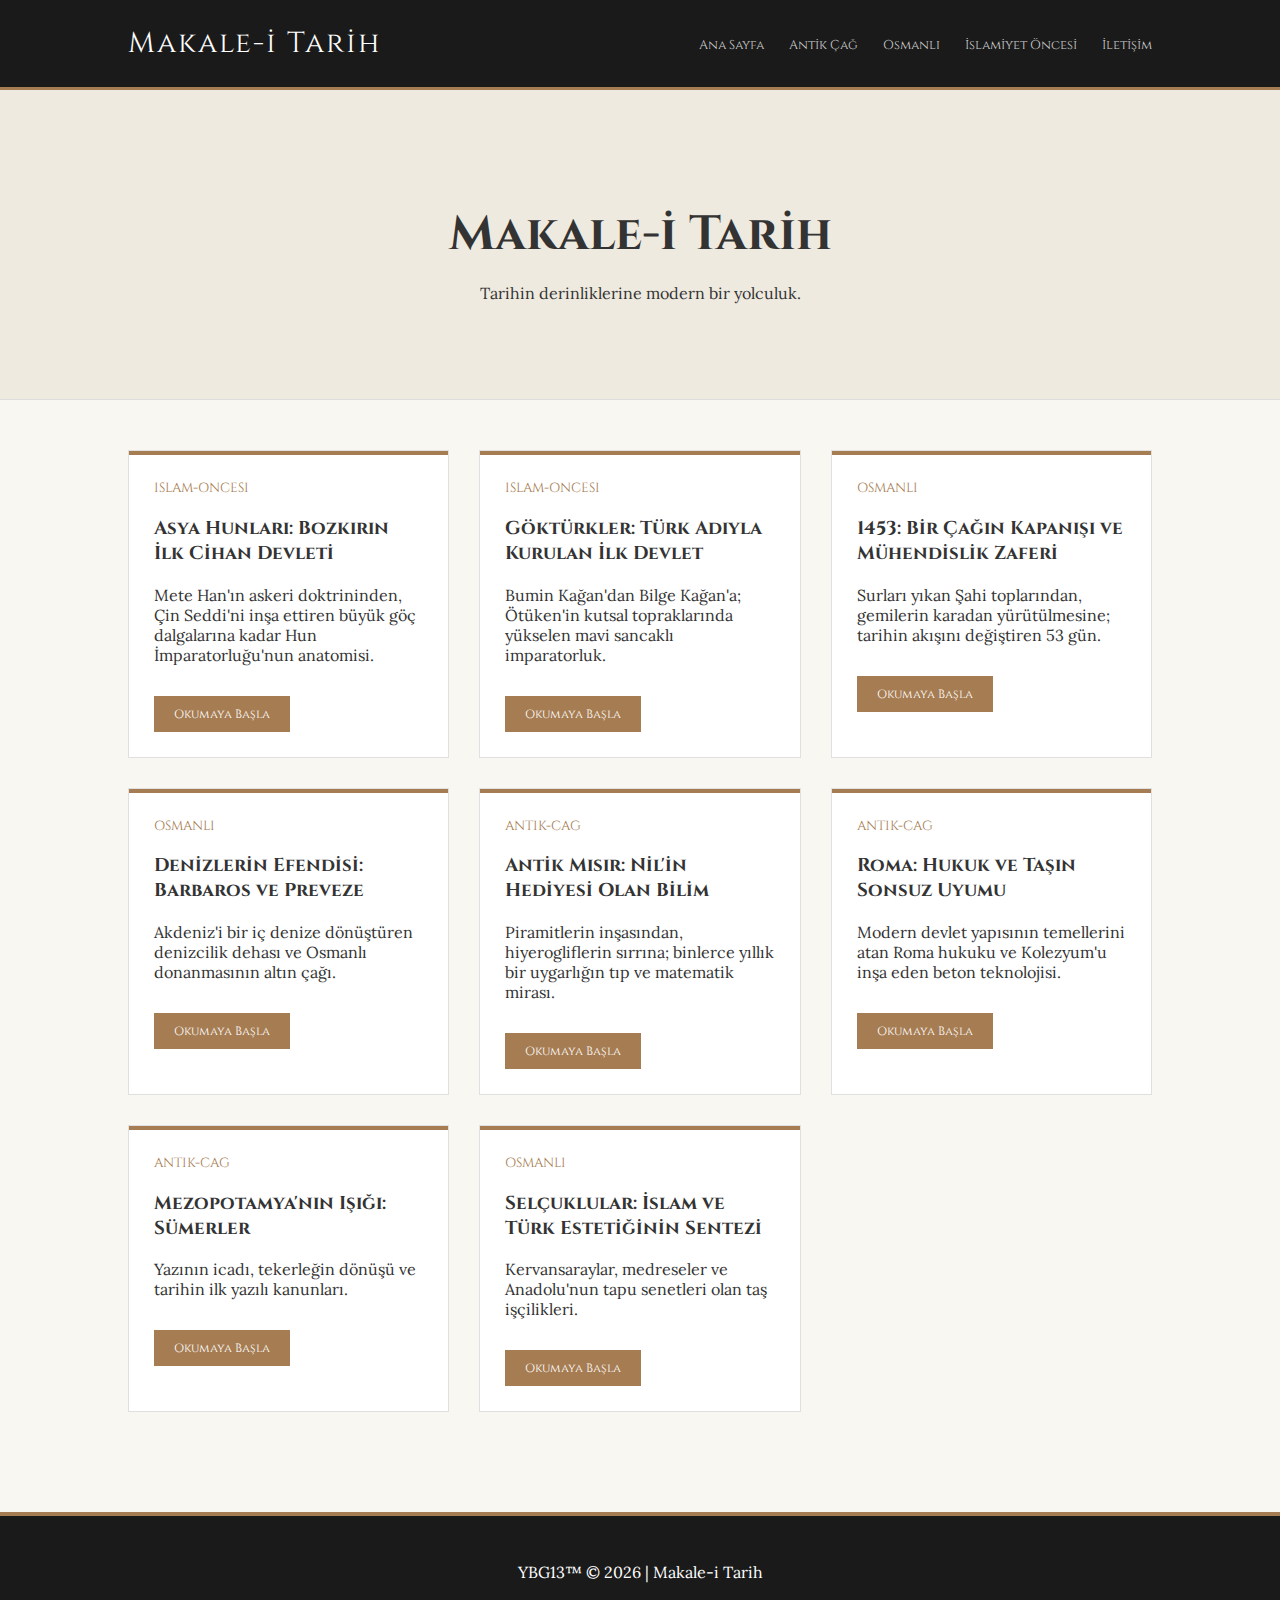
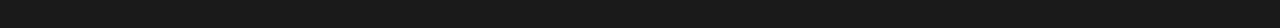
<file: index.html>
<!DOCTYPE html>
<html lang="tr">
<head>
    <meta charset="UTF-8">
    <meta name="viewport" content="width=device-width, initial-scale=1.0">
    <meta name="google-site-verification" content="h9pDTuwQuTQ3YmYPY3U0ueRxlUsvP7CBibri5ayJzlk" />
    <title>Makale-i Tarih | Ana Sayfa</title>
    <link rel="stylesheet" href="css/style.css">
</head>
<body>

<nav>
    <a href="index.html" class="logo">Makale-i Tarih</a>
    <ul>
        <li><a href="index.html">Ana Sayfa</a></li>
        <li><a href="antik-cag.html">Antik Çağ</a></li>
        <li><a href="osmanli.html">Osmanlı</a></li>
        <li><a href="islamiyetö-tr.html">İslamiyet Öncesi</a></li>
        <li><a href="iletisim.html">İletişim</a></li>
    </ul>
</nav>

<div class="hero">
    <h1>Makale-i Tarih</h1>
    <p>Tarihin derinliklerine modern bir yolculuk.</p>
</div>

<div id="makale-listesi" class="article-grid"></div>

<footer>
    <p>YBG13™ &copy; 2026 | Makale-i Tarih</p>
</footer>

<script src="js/makaleler.js"></script>
<script src="js/script.js"></script>
<script>
    window.onload = () => {
        if(typeof makaleleriGetir === "function") {
            makaleleriGetir('hepsi');
        }
    };
</script>

</body>

</html>
</file>
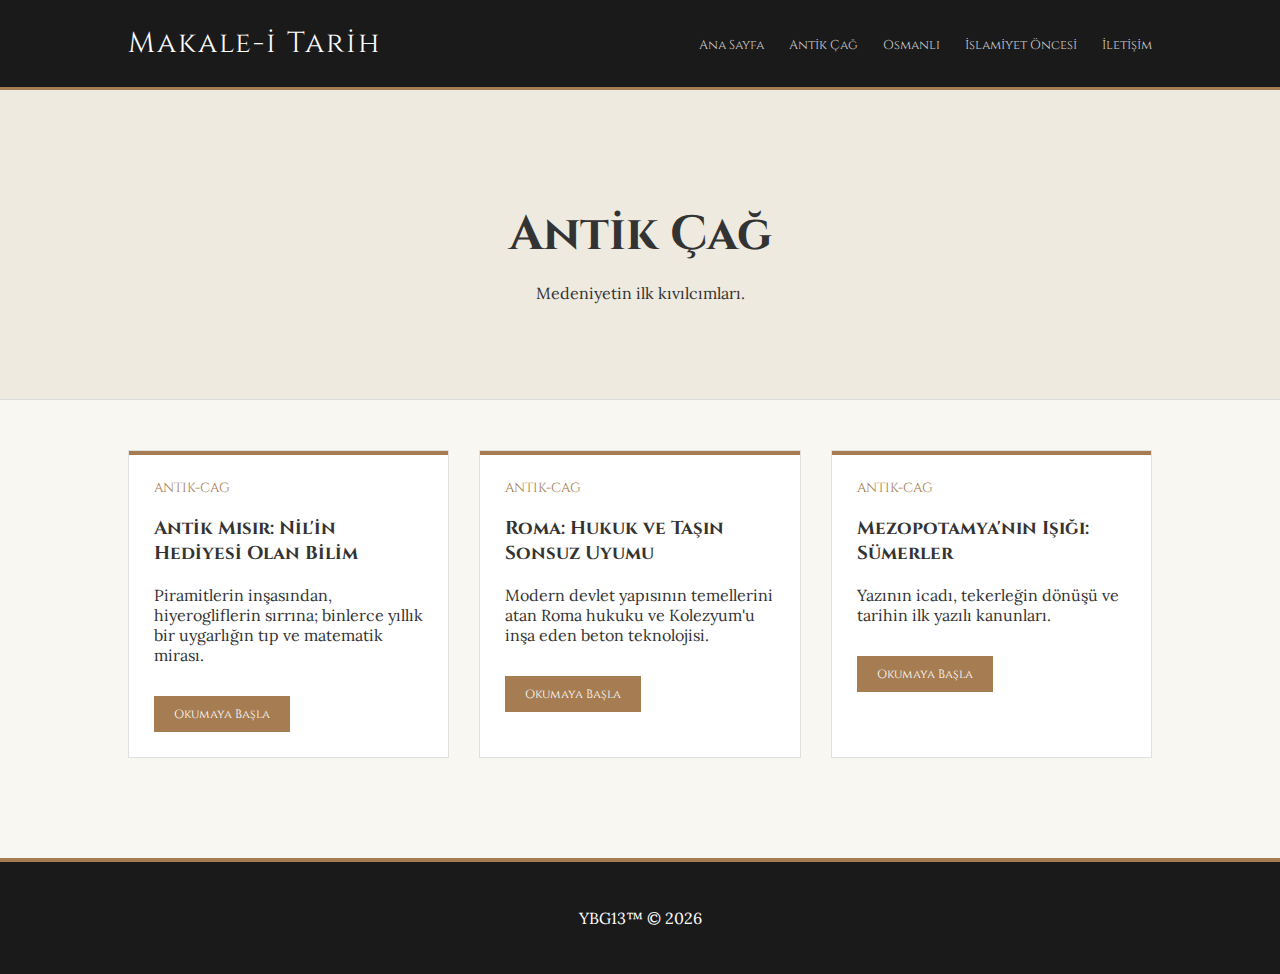
<file: antik-cag.html>
<!DOCTYPE html>
<html lang="tr">
<head>
    <meta charset="UTF-8">
    <title>Antik Çağ | Makale-i Tarih</title>
    <link rel="stylesheet" href="css/style.css">
</head>
<body>
    <nav>
        <a href="index.html" class="logo">Makale-i Tarih</a>
        <ul>
            <li><a href="index.html">Ana Sayfa</a></li>
            <li><a href="antik-cag.html">Antik Çağ</a></li>
            <li><a href="osmanli.html">Osmanlı</a></li>
            <li><a href="islam-oncesi.html">İslamiyet Öncesi</a></li>
            <li><a href="iletisim.html">İletişim</a></li>
        </ul>
    </nav>
    <div class="hero"><h1>Antik Çağ</h1><p>Medeniyetin ilk kıvılcımları.</p></div>
    <div id="makale-listesi" class="article-grid"></div>
    <footer><p>YBG13™ &copy; 2026</p></footer>
    <script src="js/makaleler.js"></script>
    <script src="js/script.js"></script>
    <script>window.onload = () => makaleleriGetir('antik-cag');</script>
</body>
</html>
</file>
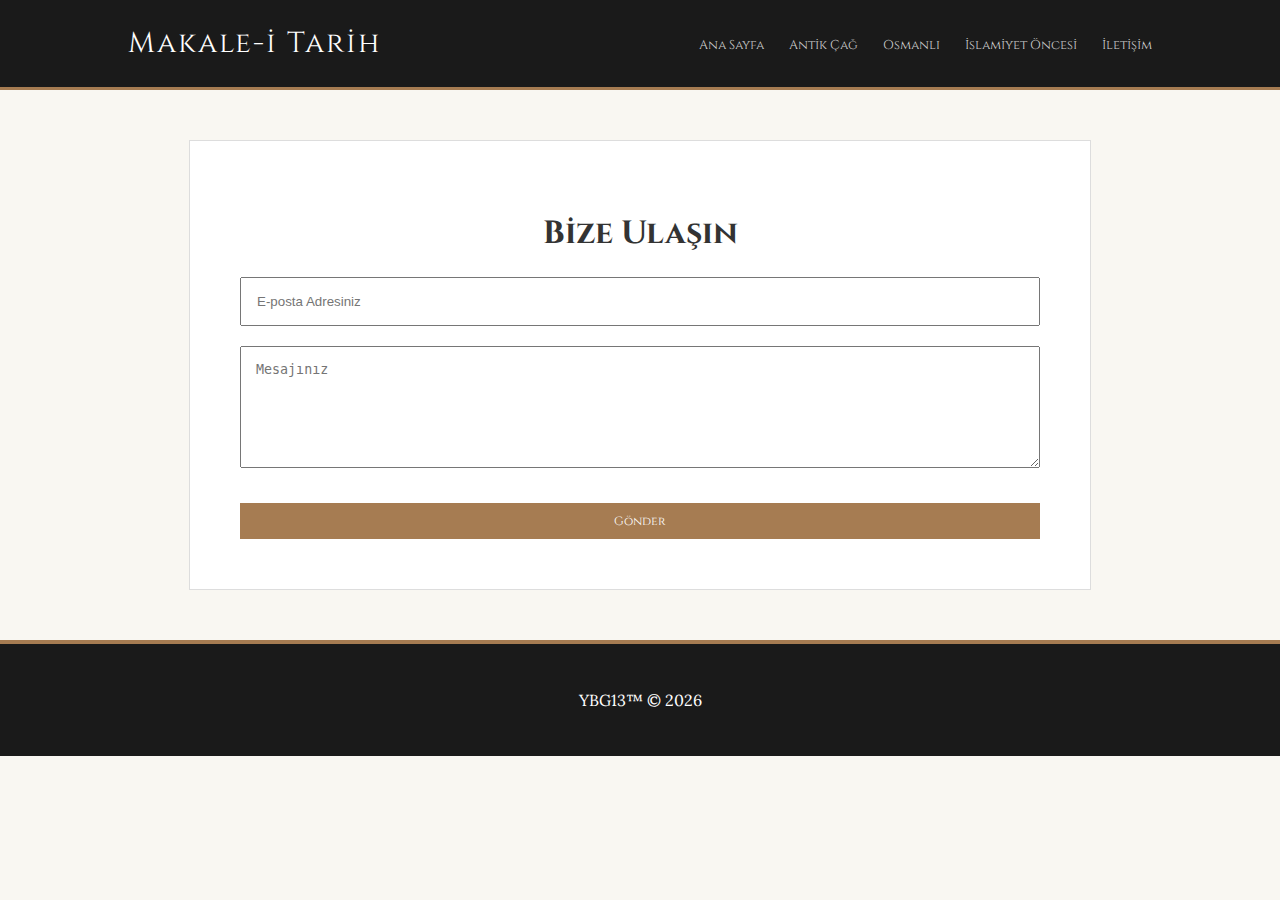
<file: iletisim.html>
<!DOCTYPE html>
<html lang="tr">
<head>
    <meta charset="UTF-8">
    <title>İletişim | Makale-i Tarih</title>
    <link rel="stylesheet" href="css/style.css">
</head>
<body>
    <nav>
        <a href="index.html" class="logo">Makale-i Tarih</a>
        <ul>
            <li><a href="index.html">Ana Sayfa</a></li>
            <li><a href="antik-cag.html">Antik Çağ</a></li>
            <li><a href="osmanli.html">Osmanlı</a></li>
            <li><a href="islamiyetö-tr.html">İslamiyet Öncesi</a></li>
            <li><a href="iletisim.html">İletişim</a></li>
        </ul>
    </nav>
    <div class="container">
        <h1 style="font-family:'Cinzel'; text-align:center">Bize Ulaşın</h1>
        <form action="https://formspree.io/f/xojnapeq" method="POST" style="display:flex; flex-direction:column; gap:20px">
            <input type="email" name="email" placeholder="E-posta Adresiniz" required style="padding:15px">
            <textarea name="message" placeholder="Mesajınız" rows="6" style="padding:15px"></textarea>
            <button type="submit" class="btn-oku" style="border:none; cursor:pointer">Gönder</button>
        </form>
    </div>
    <footer><p>YBG13™ &copy; 2026</p></footer>
</body>
</html>
</file>
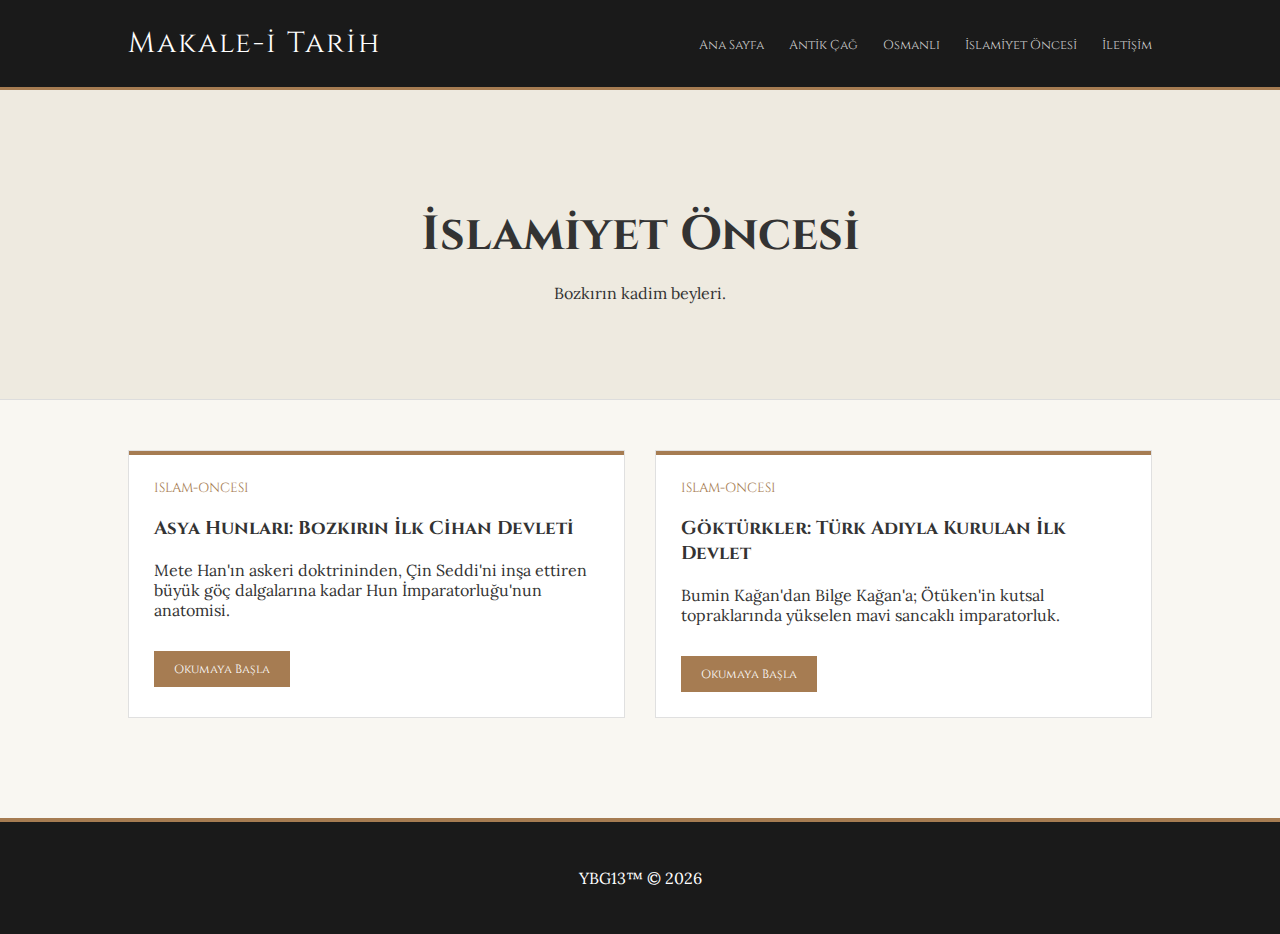
<file: islamiyetö-tr.html>
<!DOCTYPE html>
<html lang="tr">
<head>
    <meta charset="UTF-8">
    <title>İslamiyet Öncesi Türk Tarihi</title>
    <link rel="stylesheet" href="css/style.css">
</head>
<body>
    <nav>
        <a href="index.html" class="logo">Makale-i Tarih</a>
        <ul>
            <li><a href="index.html">Ana Sayfa</a></li>
            <li><a href="antik-cag.html">Antik Çağ</a></li>
            <li><a href="osmanli.html">Osmanlı</a></li>
            <li><a href="islam-oncesi.html">İslamiyet Öncesi</a></li>
            <li><a href="iletisim.html">İletişim</a></li>
        </ul>
    </nav>
    <div class="hero"><h1>İslamiyet Öncesi</h1><p>Bozkırın kadim beyleri.</p></div>
    <div id="makale-listesi" class="article-grid"></div>
    <footer><p>YBG13™ &copy; 2026</p></footer>
    <script src="js/makaleler.js"></script>
    <script src="js/script.js"></script>
    <script>window.onload = () => makaleleriGetir('islam-oncesi');</script>
</body>
</html>
</file>
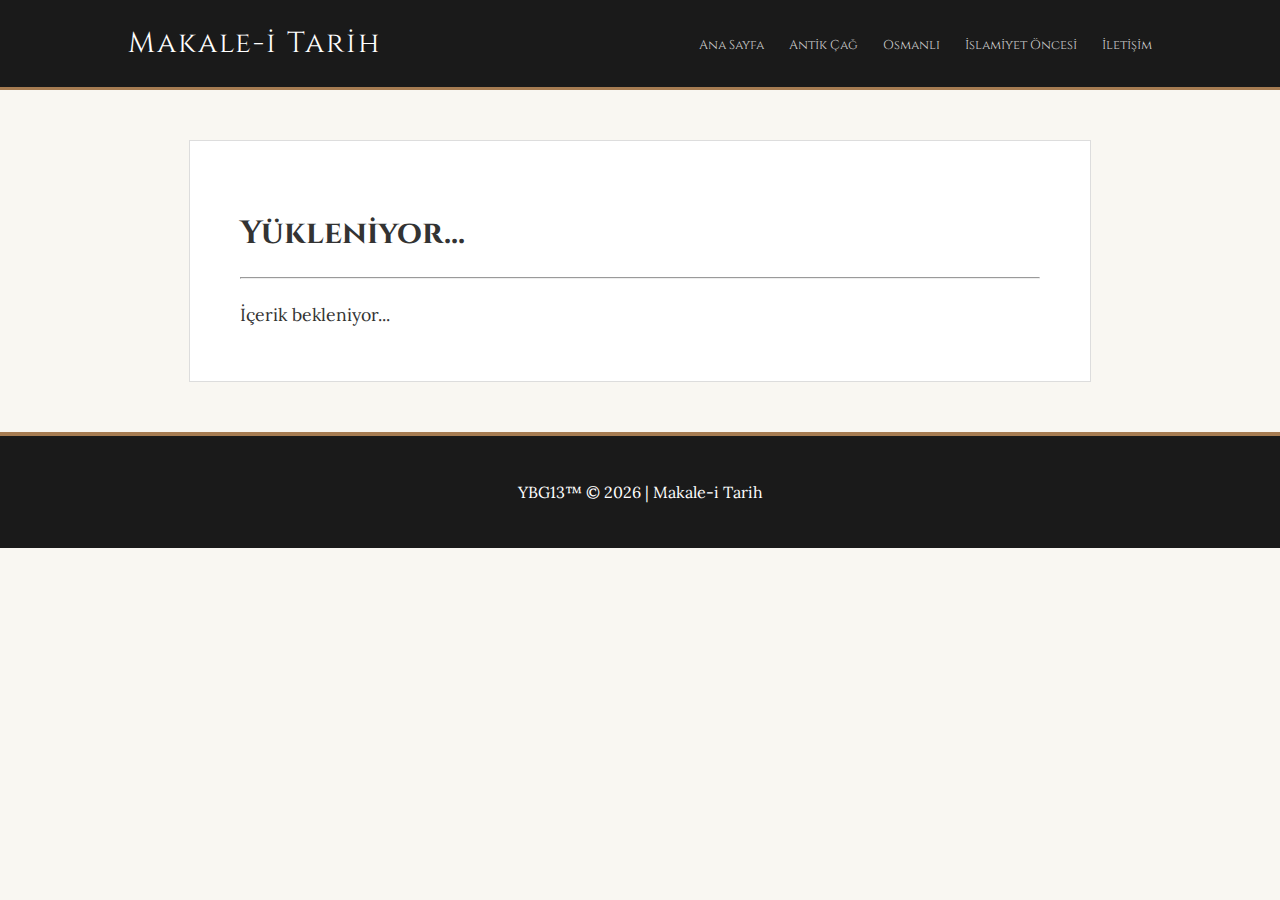
<file: makale-detay.html>
<!DOCTYPE html>
<html lang="tr">
<head>
    <meta charset="UTF-8">
    <title>Makale Detayı | Makale-i Tarih</title>
    <link rel="stylesheet" href="css/style.css">
</head>
<body>
    <nav>
        <a href="index.html" class="logo">Makale-i Tarih</a>
        <ul>
            <li><a href="index.html">Ana Sayfa</a></li>
            <li><a href="antik-cag.html">Antik Çağ</a></li>
            <li><a href="osmanli.html">Osmanlı</a></li>
            <li><a href="islam-oncesi.html">İslamiyet Öncesi</a></li>
            <li><a href="iletisim.html">İletişim</a></li>
        </ul>
    </nav>
    <div class="container">
        <h1 id="m-baslik" style="font-family:'Cinzel'">Yükleniyor...</h1>
        <p id="m-meta" style="font-style:italic; color: #888;"></p>
        <hr>
        <div id="m-icerik" style="line-height: 1.8; font-size: 1.1rem; margin-top: 20px;">İçerik bekleniyor...</div>
    </div>
    <footer><p>YBG13™ &copy; 2026 | Makale-i Tarih</p></footer>
    <script src="js/makaleler.js"></script>
    <script src="js/script.js"></script>
</body>
</html>
</file>
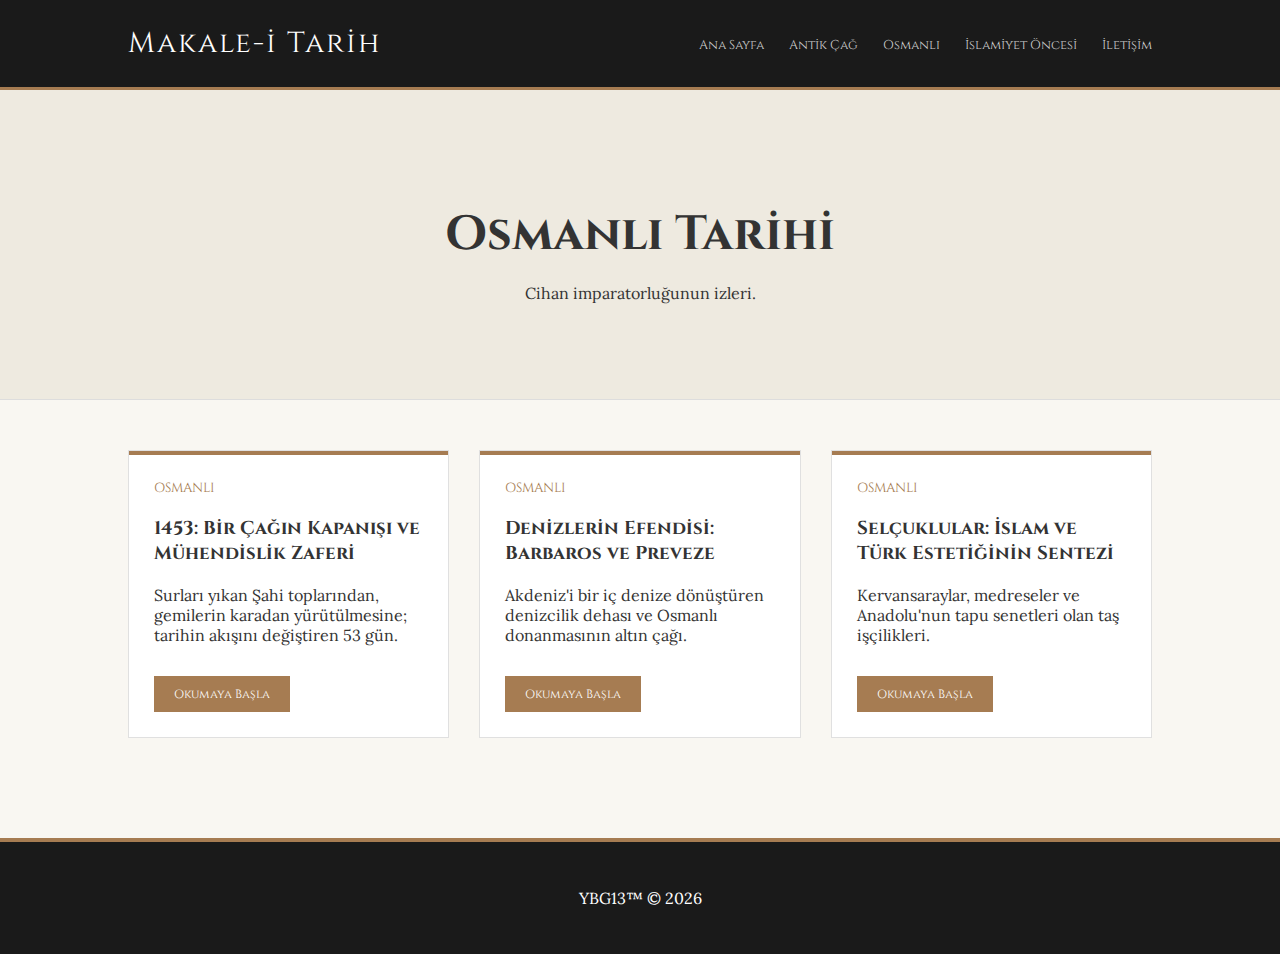
<file: osmanli.html>
<!DOCTYPE html>
<html lang="tr">
<head>
    <meta charset="UTF-8">
    <title>Osmanlı Tarihi | Makale-i Tarih</title>
    <link rel="stylesheet" href="css/style.css">
</head>
<body>
    <nav>
        <a href="index.html" class="logo">Makale-i Tarih</a>
        <ul>
            <li><a href="index.html">Ana Sayfa</a></li>
            <li><a href="antik-cag.html">Antik Çağ</a></li>
            <li><a href="osmanli.html">Osmanlı</a></li>
            <li><a href="islam-oncesi.html">İslamiyet Öncesi</a></li>
            <li><a href="iletisim.html">İletişim</a></li>
        </ul>
    </nav>
    <div class="hero"><h1>Osmanlı Tarihi</h1><p>Cihan imparatorluğunun izleri.</p></div>
    <div id="makale-listesi" class="article-grid"></div>
    <footer><p>YBG13™ &copy; 2026</p></footer>
    <script src="js/makaleler.js"></script>
    <script src="js/script.js"></script>
    <script>window.onload = () => makaleleriGetir('osmanli');</script>
</body>
</html>
</file>
<file: css/style.css>
@import url('https://fonts.googleapis.com/css2?family=Cinzel:wght@400;700&family=Lora:ital,wght@0,400;0,700;1,400&display=swap');

:root {
    --altin: #a67c52;
    --koyu-mermer: #1a1a1a;
    --kagit: #f9f7f2;
}

body {
    font-family: 'Lora', serif;
    margin: 0;
    background-color: var(--kagit);
    color: #333;
}

nav {
    background: var(--koyu-mermer);
    padding: 1.5rem 10%;
    display: flex;
    justify-content: space-between;
    align-items: center;
    border-bottom: 3px solid var(--altin);
    position: sticky;
    top: 0;
    z-index: 1000;
}

nav .logo {
    font-family: 'Cinzel', serif;
    font-size: 1.8rem;
    color: white;
    text-decoration: none;
    letter-spacing: 2px;
}

nav ul { display: flex; list-style: none; gap: 25px; margin: 0; padding: 0; }
nav ul li a { color: #ccc; text-decoration: none; font-family: 'Cinzel', serif; font-size: 0.8rem; transition: 0.3s; }
nav ul li a:hover { color: var(--altin); }

.hero { text-align: center; padding: 80px 20px; background: #eeeae0; border-bottom: 1px solid #ddd; }
.hero h1 { font-family: 'Cinzel', serif; font-size: 3rem; margin-bottom: 10px; }

.article-grid {
    display: grid;
    grid-template-columns: repeat(auto-fit, minmax(320px, 1fr));
    gap: 30px;
    padding: 50px 10%;
}

.card {
    background: white;
    padding: 25px;
    border: 1px solid #e0e0e0;
    position: relative;
    transition: 0.3s;
}

.card:hover { transform: translateY(-5px); box-shadow: 0 10px 20px rgba(0,0,0,0.1); }
.card::before { content: ""; position: absolute; top: 0; left: 0; width: 100%; height: 4px; background: var(--altin); }

.btn-oku {
    display: inline-block;
    margin-top: 15px;
    padding: 10px 20px;
    background: var(--altin);
    color: white;
    text-decoration: none;
    font-family: 'Cinzel', serif;
    font-size: 0.75rem;
}

.container { max-width: 800px; margin: 50px auto; background: white; padding: 50px; border: 1px solid #ddd; }
footer { background: var(--koyu-mermer); color: white; text-align: center; padding: 30px; margin-top: 50px; border-top: 4px solid var(--altin); }
</file>
